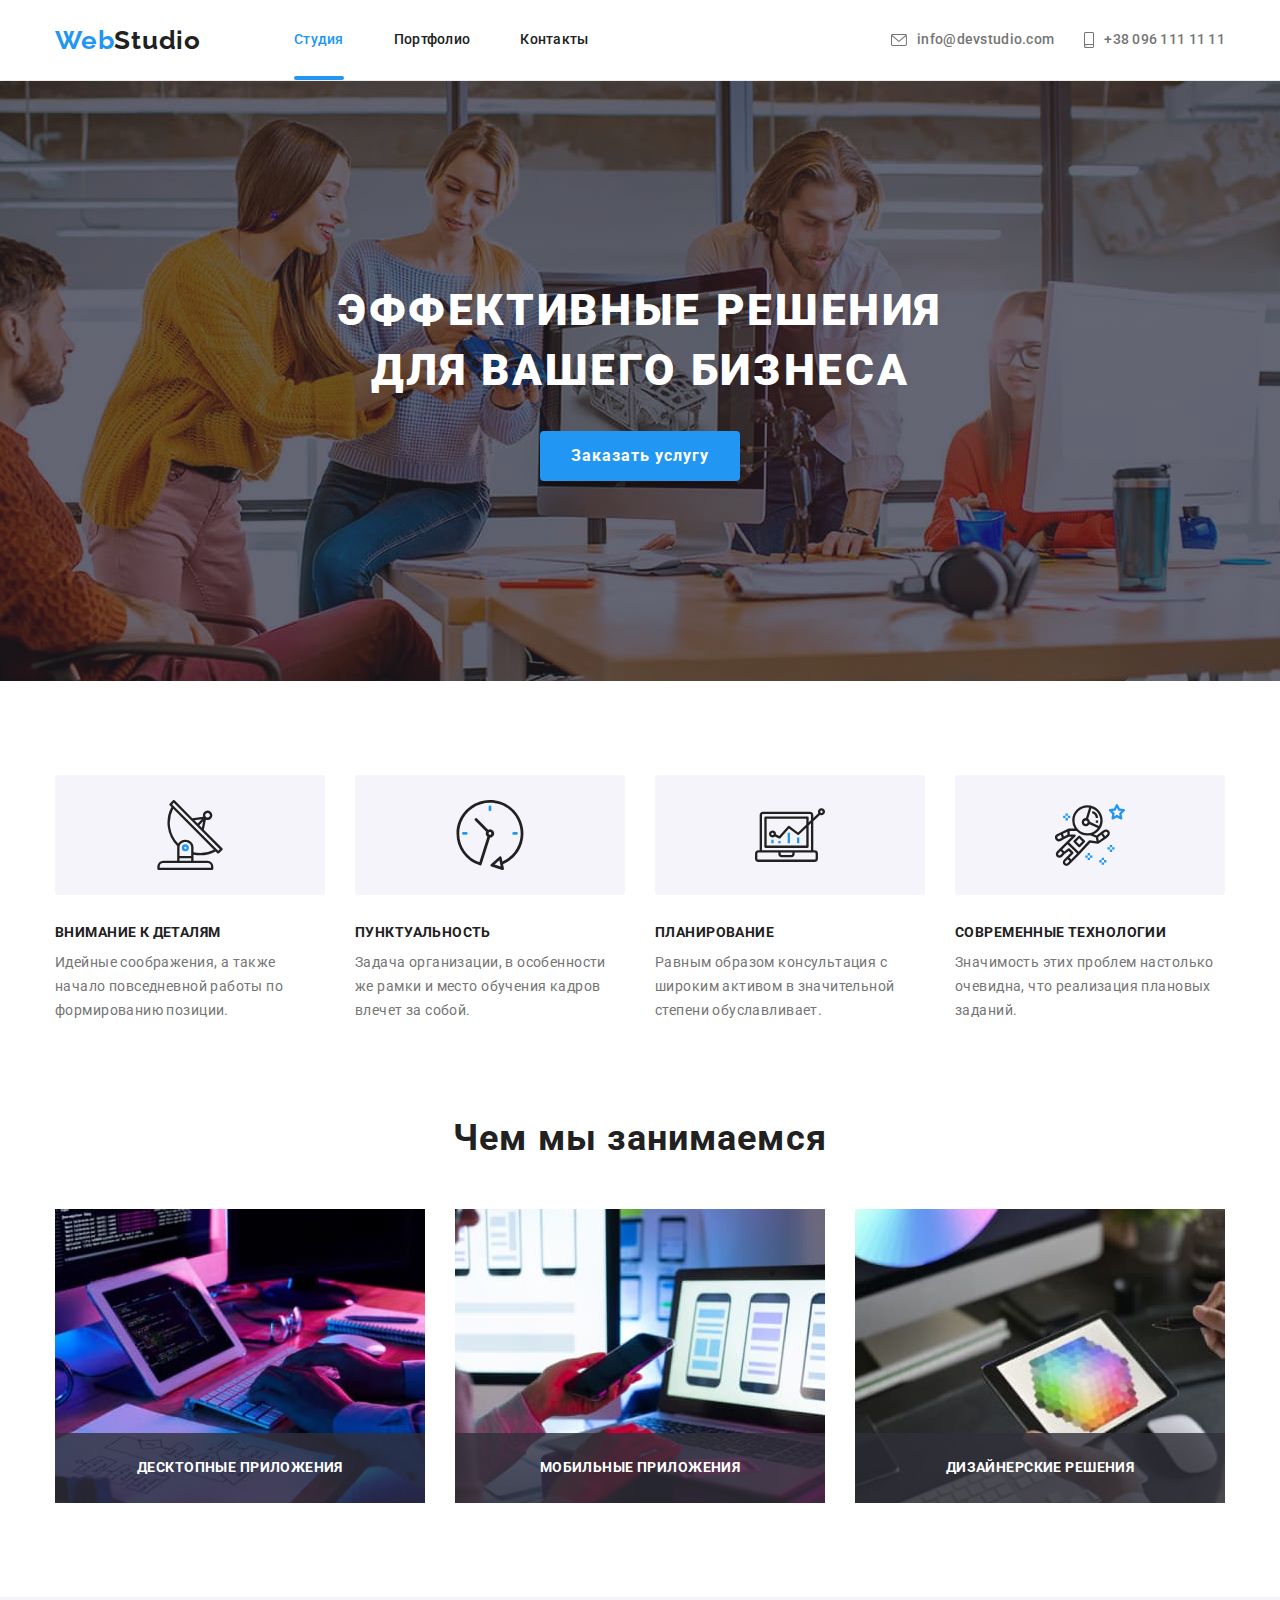
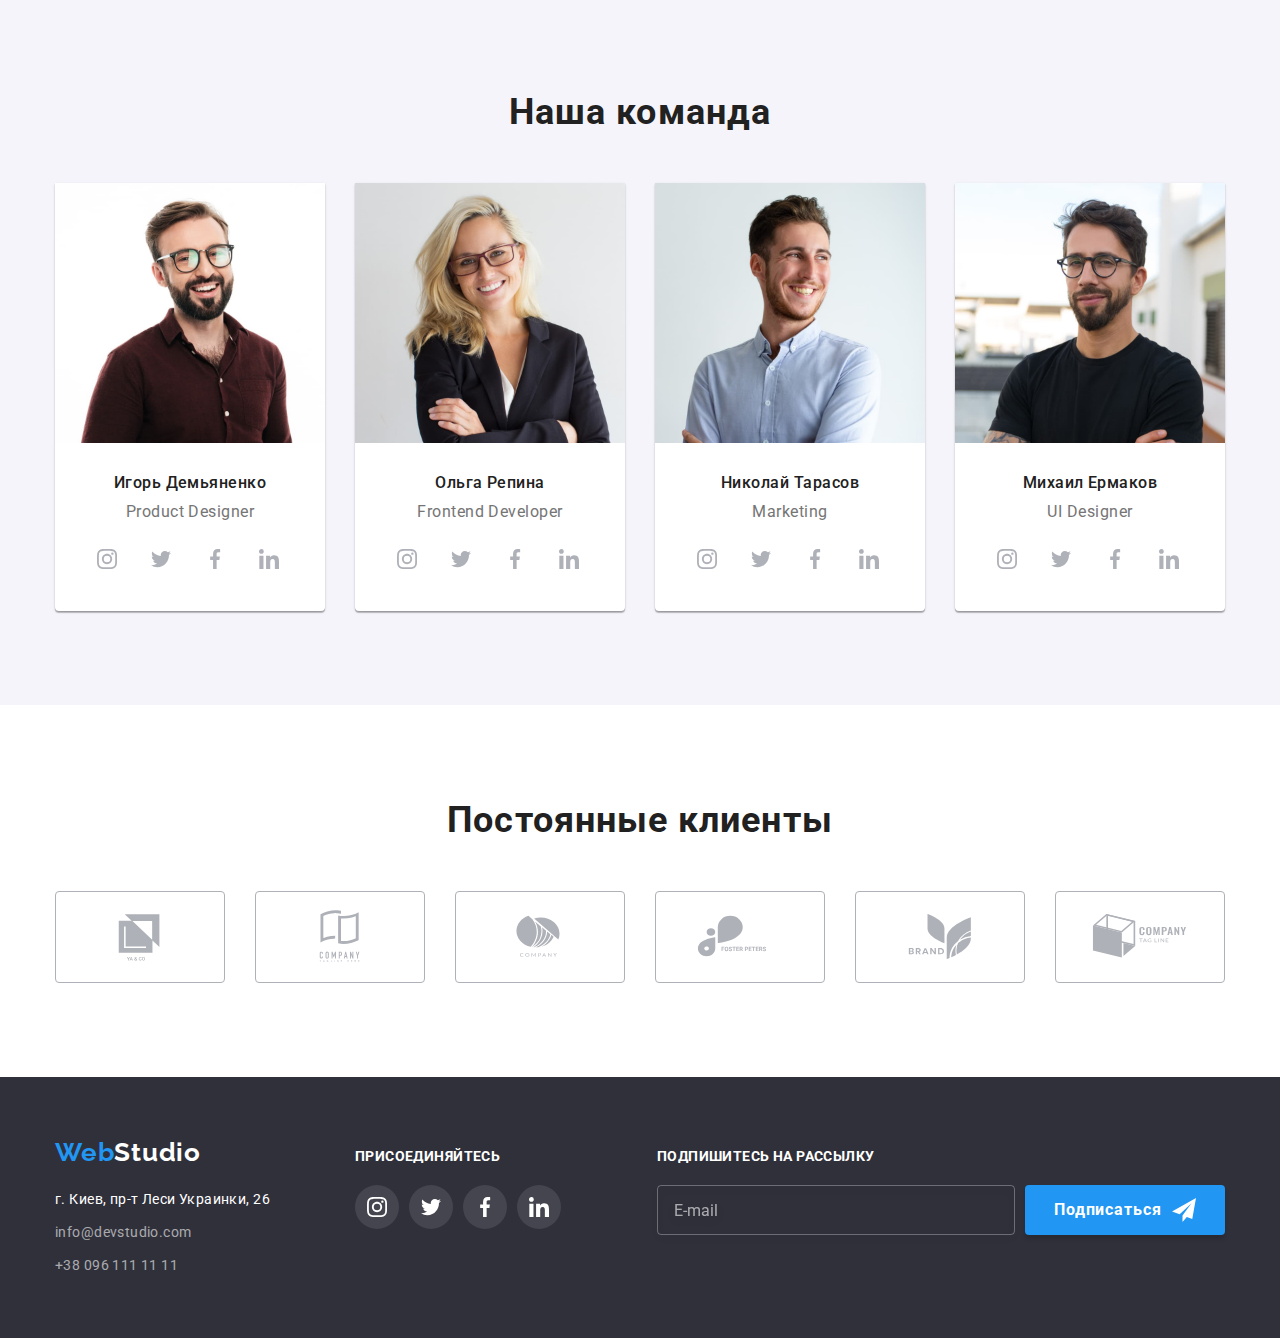
<file: index.html>
<!DOCTYPE html>
<html lang="ru">
  <head>
    <meta charset="UTF-8" />
    <meta http-equiv="X-UA-Compatible" content="IE=edge" />
    <meta name="viewport" content="width=device-width, initial-scale=1.0" />
    <link rel="preconnect" href="https://fonts.googleapis.com" />
    <link rel="preconnect" href="https://fonts.gstatic.com" crossorigin />
    <link rel="preconnect" href="https://fonts.googleapis.com">
    <link rel="preconnect" href="https://fonts.gstatic.com" crossorigin>
    <title>Студия</title>
    <link href="https://fonts.googleapis.com/css2?family=Raleway:wght@400;700&family=Roboto:wght@400;500;700;900&display=swap" rel="stylesheet"
        />
    <link rel="stylesheet" href="https://cdnjs.cloudflare.com/ajax/libs/modern-normalize/1.1.0/modern-normalize.min.css">
    
    <link rel="stylesheet" href="./css/main.min.css">

    
  </head>

  <body>
    <!-- Header section -->
    <header class="header">
      <nav class="container header__container">
        <a href="/" lang="en" class="link logo header__logo"><span class="accent-text">Web</span>Studio</a>
        
        <ul class="list header-list header-menu">
          <li class="header-menu__item"><a href="" class="link header-list__link header-menu__link header-menu--current">Студия</a></li>
          <li class="header-menu__item"><a href="./portfolio.html" class="link header-list__link header-menu__link">Портфолио</a></li>
          <li class="header-menu__item"><a href="" class="link header-list__link header-menu__link">Контакты</a></li>
        </ul>
        

        
        <ul class="list header-list header-contacts">
          <li class="header-contacts__item"><a href="mailto:info@devstudio.com" class="link header-list__link header-contacts__link">
            <svg class="header-contacts__icon" width="16" height="12">
              <use href="./images/icons.svg#icon-envelope"></use>
            </svg>
            info@devstudio.com</a></li>
          <li class="header-contacts__item"><a href="tel:+380961111111" class="link header-list__link header-contacts__link">
            <svg class="header-contacts__icon" width="10" height="16">
              <use href="./images/icons.svg#icon-smartphone"></use>
            </svg>  
            +38 096 111 11 11</a></li>
        </ul>
        
        </nav>
    </header>


    <main>
      <!-- Hero section -->
      <section class="hero">
        <div class="hero__container">
          <h1 class="hero__title">Эффективные решения для вашего бизнеса</h1>
          <button type="button" class="btn button hero__button" data-modal-open>Заказать услугу</button>
        </div>
      </section>

      <!-- Features section -->
      <section class="features">
        <div class="container features__container">
          <h2 class="visually-hidden">Особенности</h2>

          <ul class="list features__list">
            <li class="features__item">
              <div class="features__icon-frame">
                <svg class="features__icon" width="70" height="70">
                  <use href="./images/icons.svg#icon-antenna-1"></use>
                </svg>
              </div>
              <h3 class="features__title">Внимание к деталям</h3>
              <p class="features__text">
                Идейные соображения, а также начало повседневной работы по
                формированию позиции.
              </p>
            </li>

            <li class="features__item">
              <div class="features__icon-frame">
                <svg class="features__icon" width="70" height="70">
                  <use href="./images/icons.svg#icon-clock-1"></use>
                </svg>
              </div>
              <h3 class="features__title">Пунктуальность</h3>
              <p class="features__text">
                Задача организации, в особенности же рамки и место обучения кадров
                влечет за собой.
              </p>
            </li>

            <li class="features__item">
              <div class="features__icon-frame">
                <svg class="features__icon" width="70" height="70">
                  <use href="./images/icons.svg#icon-diagram-1"></use>
                </svg>
              </div>
              <h3 class="features__title">Планирование</h3>
              <p class="features__text">
                Равным образом консультация с широким активом в значительной
                степени обуславливает.
              </p>
            </li>

            <li class="features__item">
              <div class="features__icon-frame">
                <svg class="features__icon" width="70" height="70">
                  <use href="./images/icons.svg#icon-astronaut-1"></use>
                </svg>
              </div>
              <h3 class="features__title">Современные технологии</h3>
              <p class="features__text">
                Значимость этих проблем настолько очевидна, что реализация
                плановых заданий.
              </p>
            </li>
          </ul>
        </div>
      </section>

      <!-- Work section -->
      <section class="work">
        <div class="container work__container">
          <h2 class="section-title work__section-title">Чем мы занимаемся</h2>
          <ul class="list work__list">

            <li class="work__item">
              <img class="work__image" 
                src="./images/box1-structuring.jpg"
                alt="Создание структуры сайта"
                width="370"
              />
            <p class="work__text">Десктопные приложения</p>
            </li>

            <li class="work__item">
              <img class="work__image"
                src="./images/box2-mobileapp.jpg"
                alt="Создание веб-приложений"
                width="370"
              />
              <p class="work__text">Мобильные приложения</p>
            </li>

            <li class="work__item">
              <img class="work__image"
                src="./images/box3-webdesign.jpg"
                alt="Создание дизайна сайта"
                width="370"
              />
              <p class="work__text">Дизайнерские решения</p>
            </li>
          </ul>
        </div>
      </section>

      <!-- Team section -->
      <section class="team">
        <div class="container">
        <h2 class="section-title team__section-title">Наша команда</h2>

        <ul class="list team__list">
          <li class="team__member">
            <img
              src="./images/img1-manwithglasses1.jpg"
              alt="Мужчина в очках"
              width="270"
            />

            <div class="team__member-text">
              <h3 class="team__name">Игорь Демьяненко</h3>
              <p lang="en" class="team__job-title">Product Designer</p>
              <ul class="list social-list team__social-list">
                <li class="social-item team__social-item">
                  <a class="link social-link team__social-link" href="">
                  <svg class="team__social-icon" width="20px" height="20px">
                    <use href="./images/icons.svg#icon-instagram-2"></use>
                  </svg>
                  </a>
                </li>

                <li class="social-item team__social-item">
                  <a class="link social-link team__social-link" href="">
                  <svg class="team__social-icon" width="20px" height="20px">
                    <use href="./images/icons.svg#icon-twitter-1"></use>
                  </svg>
                  </a>
                </li>

                <li class="social-item team__social-item">
                  <a class="link social-link social-link team__social-link" href="">
                  <svg class="team__social-icon" width="20px" height="20px">
                    <use href="./images/icons.svg#icon-facebook-1"></use>
                  </svg>
                  </a>
                </li>

                <li class="social-item team__social-item">
                  <a class="link social-link social-link team__social-link" href="">
                  <svg class="team__social-icon" width="20px" height="20px">
                    <use href="./images/icons.svg#icon-linkedin-1"></use>
                  </svg>
                  </a>
                </li>

              </ul>
             
            </div>
          </li>

          <li class="team__member">
            <img
              src="./images/img2-womanblonde.jpg"
              alt="Женщина в очках"
              width="270"
            />
            <div class="team__member-text">
              <h3 class="team__name">Ольга Репина</h3>
              <p lang="en" class="team__job-title">Frontend Developer</p>
              <ul class="list social-list team__social-list">
                <li class="social-item team__social-item">
                  <a class="link social-link social-link team__social-link" href="">
                  <svg class="team__social-icon" width="20px" height="20px">
                    <use href="./images/icons.svg#icon-instagram-2"></use>
                  </svg>
                  </a>
                </li>

                <li class="social-item team__social-item">
                  <a class="link social-link social-link team__social-link" href="">
                  <svg class="team__social-icon" width="20px" height="20px">
                    <use href="./images/icons.svg#icon-twitter-1"></use>
                  </svg>
                  </a>
                </li>

                <li class="social-item team__social-item">
                  <a class="link social-link social-link team__social-link" href="">
                  <svg class="team__social-icon" width="20px" height="20px">
                    <use href="./images/icons.svg#icon-facebook-1"></use>
                  </svg>
                  </a>
                </li>

                <li class="social-item team__social-item">
                  <a class="link social-link social-link team__social-link" href="">
                  <svg class="team__social-icon" width="20px" height="20px">
                    <use href="./images/icons.svg#icon-linkedin-1"></use>
                  </svg>
                  </a>
                </li>

              </ul>
            </div>
            
          </li>

          <li class="team__member">
            <img
              src="./images/img3-manblueshirt.jpg"
              alt="Мужчина в голубой рубашке"
              width="270"
            />
            <div class="team__member-text">
              <h3 class="team__name">Николай Тарасов</h3>
            <p lang="en" class="team__job-title">Marketing</p>
            <ul class="list social-list team__social-list">
              <li class="social-item team__social-item">
                <a class="link social-link team__social-link" href="">
                <svg class="team__social-icon" width="20px" height="20px">
                  <use href="./images/icons.svg#icon-instagram-2"></use>
                </svg>
                </a>
              </li>

              <li class="social-item team__social-item">
                <a class="link social-link team__social-link" href="">
                <svg class="team__social-icon" width="20px" height="20px">
                  <use href="./images/icons.svg#icon-twitter-1"></use>
                </svg>
                </a>
              </li>

              <li class="social-item team__social-item">
                <a class="link social-link team__social-link" href="">
                <svg class="team__social-icon" width="20px" height="20px">
                  <use href="./images/icons.svg#icon-facebook-1"></use>
                </svg>
                </a>
              </li>

              <li class="social-item team__social-item">
                <a class="link social-link team__social-link" href="">
                <svg class="team__social-icon" width="20px" height="20px">
                  <use href="./images/icons.svg#icon-linkedin-1"></use>
                </svg>
                </a>
              </li>

            </ul>
            </div>
           
          </li>

          <li class="team__member">
            <img
              src="./images/img4-manwithglasses2.jpg"
              alt="Мужчина в очках"
              width="270"
            />
            <div class="team__member-text">
              <h3 class="team__name">Михаил Ермаков</h3>
              <p lang="en" class="team__job-title">UI Designer</p>
              <ul class="list social-list team__social-list">
                <li class="social-item team__social-item">
                  <a class="link social-link team__social-link" href="">
                  <svg class="team__social-icon" width="20px" height="20px">
                    <use href="./images/icons.svg#icon-instagram-2"></use>
                  </svg>
                  </a>
                </li>

                <li class="social-item team__social-item">
                  <a class="link social-link team__social-link" href="">
                  <svg class="team__social-icon" width="20px" height="20px">
                    <use href="./images/icons.svg#icon-twitter-1"></use>
                  </svg>
                  </a>
                </li>

                <li class="social-item team__social-item">
                  <a class="link social-link team__social-link" href="">
                  <svg class="team__social-icon" width="20px" height="20px">
                    <use href="./images/icons.svg#icon-facebook-1"></use>
                  </svg>
                  </a>
                </li>

                <li class="team__social-item">
                  <a class="link social-link team__social-link" href="">
                  <svg class="team__social-icon" width="20px" height="20px">
                    <use href="./images/icons.svg#icon-linkedin-1"></use>
                  </svg>
                  </a>
                </li>

              </ul>
            </div>
           
          </li>
        </ul>
      </div>
      </section>

    <!-- Clients section -->
      <section class="clients">
        <div class="container">
          <h2 class="section-title">Постоянные клиенты</h2>
          <ul class="list clients__list">

            <li class="clients__item">
              <a class="clients__link link"href=""> 
                <svg class="clients__icon" width="106" height="60">
                <use href="./images/icons.svg#icon-Logo1"></use>
                </svg>
              </a>
            </li>

          
            <li class="clients__item">
              <a class="clients__link link" href="">
                <svg class="clients__icon" width="106" height="60">
                <use href="./images/icons.svg#icon-Logo2"></use>
                </svg>
              </a>
            </li>

            
            <li class="clients__item">
              <a class="clients__link link" href="">
                <svg class="clients__icon" width="106" height="60">
                <use href="./images/icons.svg#icon-Logo3"></use>
                </svg>
              </a>
            </li>
            
            <li class="clients__item">
              <a class="clients__link link" href="">
                <svg class="clients__icon" width="106" height="60">
                <use href="./images/icons.svg#icon-Logo4"></use>
                </svg>
              </a>
            </li>
            
            <li class="clients__item">
              <a class="clients__link link" href="">
                <svg class="clients__icon" width="106" height="60">
                <use href="./images/icons.svg#icon-Logo5"></use>
                </svg>
              </a>
            </li>
            
            <li class="clients__item">
              <a class="clients__link link" href="">
                <svg class="clients__icon" width="106" height="60">
                <use href="./images/icons.svg#icon-Logo6"></use>
                </svg>
              </a>
            </li>
          </ul>

        </div>

    </main>


    <!-- Footer section -->
     
    <footer class="footer">
      <div class="container footer__container">

        <div class="footer__address">
          <a href="/" lang="en" class="logo footer__logo link"><span class="accent-text">Web</span>Studio</a>
          <address>
            <ul class="list">
              <li class="footer__address-item">
                <a class="link footer__address-link footer__address-link--street-address"
                  href="https://goo.gl/maps/KtKULsSCK2TDFwCBA"
                  target="_blank"
                  rel="noopener noreferrer"
                  >г. Киев, пр-т Леси Украинки, 26</a
                >
              </li>
              <li class="footer__address-item"><a class="link footer__address-link footer__address-link--contact" href="mailto:info@devstudio.com">info@devstudio.com</a></li>
              <li class="footer__address-item"><a class="link footer__address-link footer__address-link--contact" href="tel:+380961111111">+38 096 111 11 11</a></li>
            </ul>
          </address>
        </div>

        <div class="footer__join">
          <h3 class="footer__small-title">присоединяйтесь</h3>

          <ul class="list social-list footer__social-list">
            <li class="social-item footer__social-item">
              <a class="link social-link footer__social-link" href="">
                <svg class="footer__social-icon" width="20" height="20">
                  <use href="./images/icons.svg#icon-instagram-2"></use>
                </svg>
              </a>
            </li>

            <li class="social-item footer__social-item">
              <a class="link social-link footer__social-link" href="">
                <svg class="footer__social-icon" width="20" height="20">
                  <use href="./images/icons.svg#icon-twitter-1"></use>
                </svg>
              </a>
            </li>

            <li class="social-item footer__social-item">
              <a class="link social-link footer__social-link" href="">
                <svg class="footer__social-icon" width="20" height="20">
                  <use href="./images/icons.svg#icon-facebook-1"></use>
                </svg>
              </a>
            </li>

            <li class="social-item footer__social-item">
              <a class="link social-link footer__social-link" href="">
                <svg class="footer__social-icon" width="20" height="20">
                  <use href="./images/icons.svg#icon-linkedin-1"></use>
                </svg>
              </a>
            </li>
          </ul>
        </div>

        <div class="footer__signup">
          <h3 class="footer__small-title">Подпишитесь на рассылку</h3>
          <div class="signup-block">
            <input type="email" name="email" class="signup-input" placeholder="E-mail"/>
            <button type="submit" class="signup-button button btn">
              <span>Подписаться</span>
              <svg class="footer__send-icon" width="24" height="24">
                <use href="./images/icons.svg#icon-icon-send"></use>
              </svg>
            </button>
          </div>

        </div>
      </div>
    </footer>


    <!-- Modal window -->

    <div class="backdrop is-hidden" data-modal>
      <div class="modal">
        <button type="button" class="modal__close-button close-button" data-modal-close>
          <svg class="close-icon" width="18" height="18">
            <use href="./images/icons.svg#icon-close-black-cross"></use>
          </svg>
        </button>
        <p class="modal__title">Оставьте свои данные, мы вам перезвоним</p>
        
        <form class="modal__form">
          <div class="form__field">
            <label class="form__label" for="user-name">Имя</label>
            <div class="form__input-wrap">
            <input
              type="text"
              name="user-name"
              class="form__input"
              required
              id="user-name"
            />
            <svg class="form__input-icon" width="18" height="18">
              <use href="./images/icons.svg#icon-person-black-18dp-1"></use>
            </svg>
          </div>
          </div>

          <div class="form__field">
            <label class="form__label" for="user-tel">Телефон</label>
            <div class="form__input-wrap">
            <input
              type="tel"
              name="user-tel"
              class="form__input"
              required
              id="user-tel"
            />
            <svg class="form__input-icon" width="18" height="18">
              <use href="./images/icons.svg#icon-phone-black-18dp-1"></use>
            </svg>
            </div>
          </div>

          <div class="form__field">
            <label class="form__label" for="user-email">Почта</label>
            <div class="form__input-wrap">
              <input
                type="email"
                name="user-email"
                class="form__input"
                required
                id="user-email"
              />
              <svg class="form__input-icon" width="18" height="18">
                <use href="./images/icons.svg#icon-email-black-18dp-1"></use>
              </svg>
            </div>
          </div>
          <div class="form__field">
            <label class="form__label" for="comment">Комментарий</label>
            <textarea
            name="comment"
            class="form__comment-box"
            id="comment"
            placeholder="Введите текст"
            ></textarea>
          </div>



          <div class="form__field">
            <input for="hidden-check"
              type="checkbox"
              name="check"
              class="hidden-check visually-hidden"
              id="hidden-check"
             />

            <label for="hidden-check" class="form__agreement">
              <svg class="check-icon" width="11" height="8">
                <use href="./images/icons.svg#icon-icon-check-1"></use></svg>
                Соглашаюсь с рассылкой и принимаю <a href="" class="form__agreement--text-accent">Условия договора</a>
            </label>

          </div>

          <button type="submit" class="send-button button btn">Отправить</button>

      </div>

    </div>

    <script src="./js/modal.js"></script>

  </body>

</html>
</file>
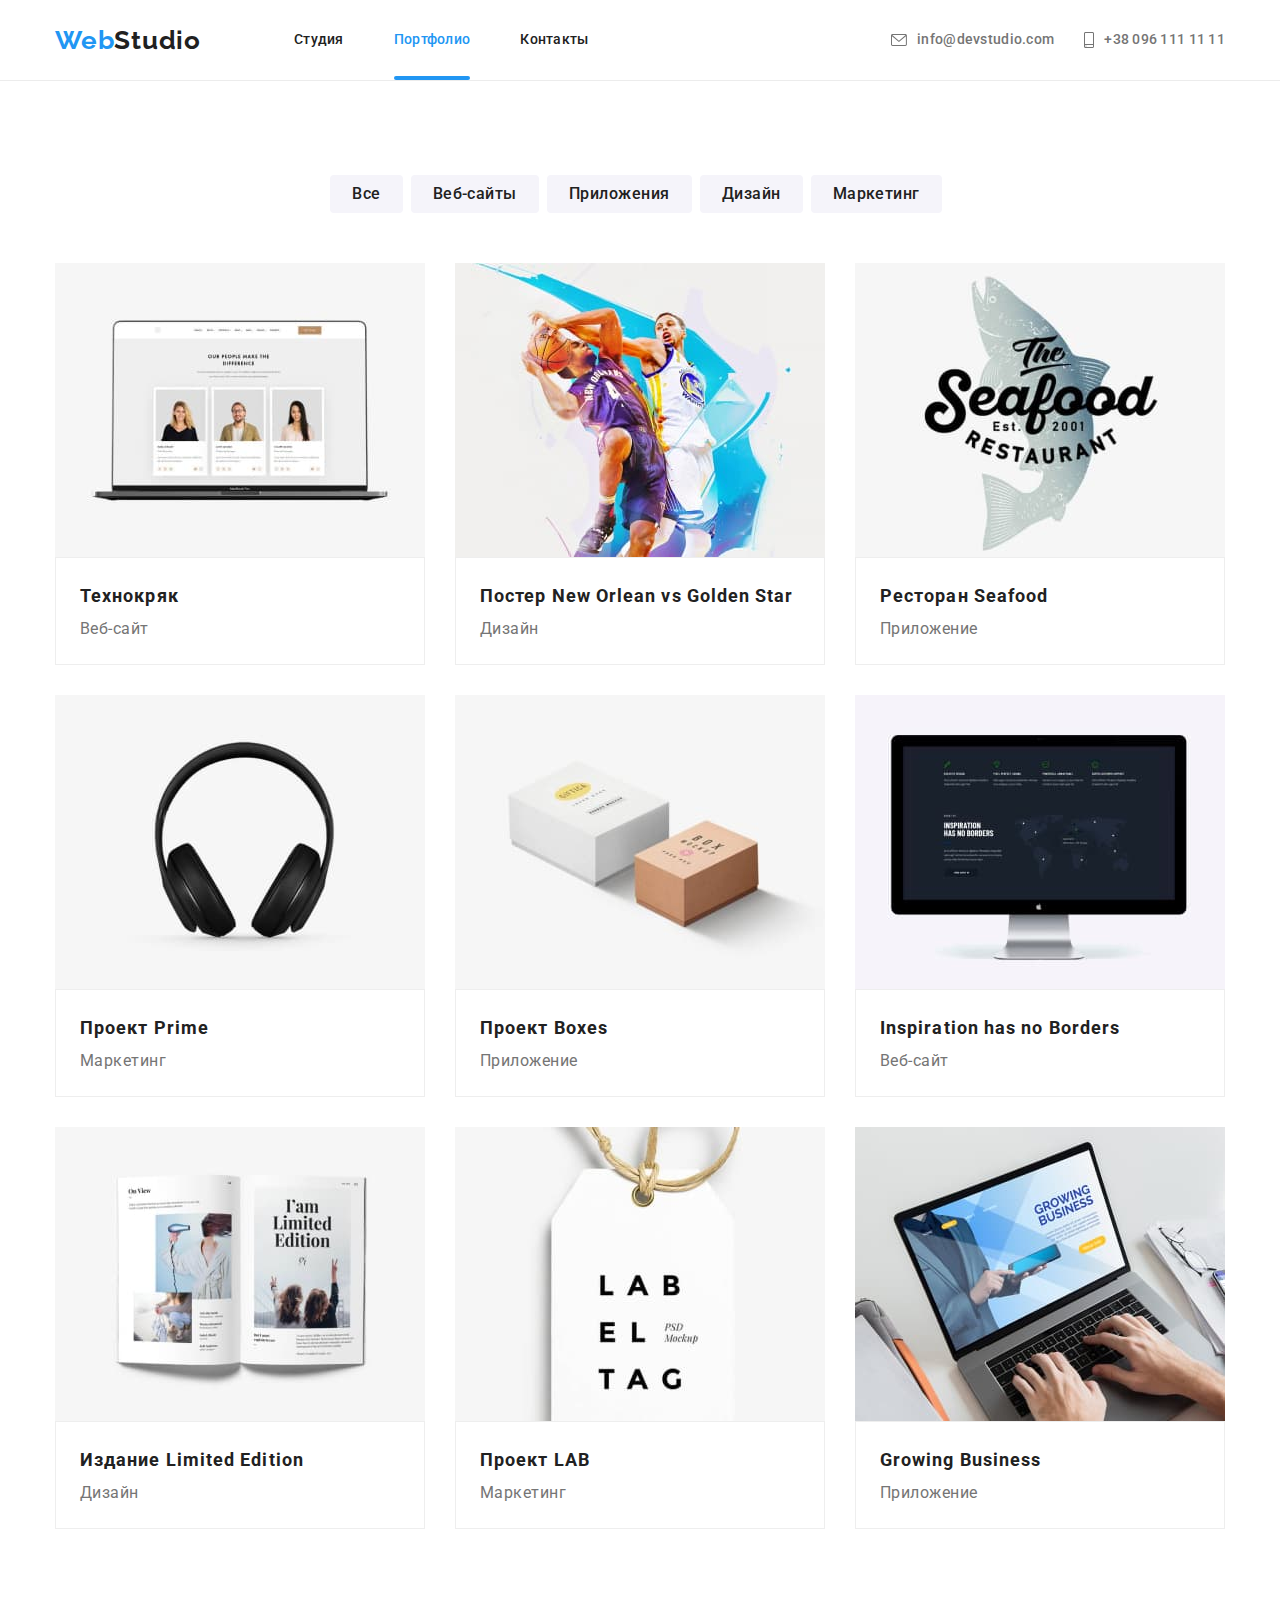
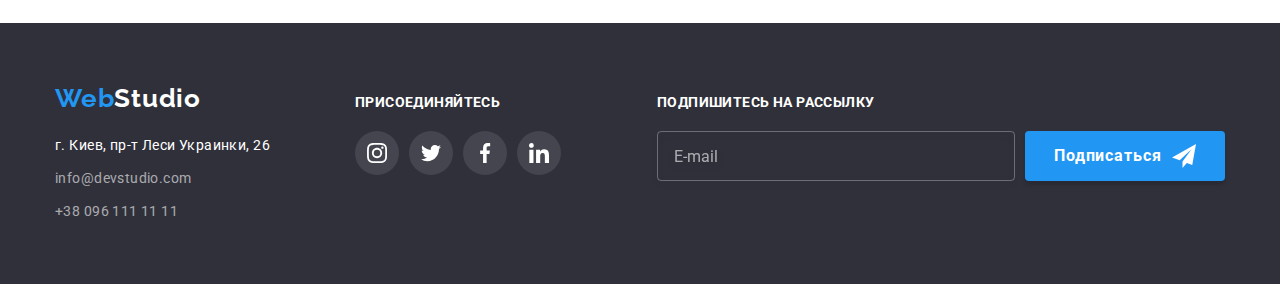
<file: portfolio.html>
<!DOCTYPE html>
<html lang="ru">
  <head>
    <meta charset="UTF-8" />
    <meta http-equiv="X-UA-Compatible" content="IE=edge" />
    <meta name="viewport" content="width=device-width, initial-scale=1.0" />
    <link rel="preconnect" href="https://fonts.googleapis.com" />
    <link rel="preconnect" href="https://fonts.gstatic.com" crossorigin />
    <link rel="preconnect" href="https://fonts.googleapis.com">
    <link rel="preconnect" href="https://fonts.gstatic.com" crossorigin>
    <link href="https://fonts.googleapis.com/css2?family=Raleway:wght@400;700&family=Roboto:wght@400;500;700;900&display=swap" rel="stylesheet"
        />
    <title>Студия</title>
    <link rel="stylesheet" href="https://cdnjs.cloudflare.com/ajax/libs/modern-normalize/1.1.0/modern-normalize.min.css">
    <link rel="stylesheet" href="./css/main.min.css">
  </head>

  <body>
  <!-- Header section -->
  <header class="header">
    <nav class="container header__container">
      <a href="/" lang="en" class="link logo header__logo"><span class="accent-text">Web</span>Studio</a>
      
      <ul class="list header-list header-menu">
        <li class="header-menu__item"><a href="./index.html" class="link header-list__link header-menu__link">Студия</a></li>
        <li class="header-menu__item"><a href="" class="link header-list__link header-menu__link header-menu--current">Портфолио</a></li>
        <li class="header-menu__item"><a href="" class="link header-list__link header-menu__link">Контакты</a></li>
      </ul>
      
      
      <ul class="list header-list header-contacts">
        <li class="header-contacts__item"><a href="mailto:info@devstudio.com" class="link header-list__link header-contacts__link">
          <svg class="header-contacts__icon" width="16" height="12">
            <use href="./images/icons.svg#icon-envelope"></use>
          </svg>
          info@devstudio.com</a></li>
        <li class="header-contacts__item"><a href="tel:+380961111111" class="link header-list__link header-contacts__link">
          <svg class="header-contacts__icon" width="10" height="16">
            <use href="./images/icons.svg#icon-smartphone"></use>
          </svg>  
          +38 096 111 11 11</a></li>
      </ul>
      
      </nav>
  </header>

  
    <main>
 
    <!-- Projects section -->
    <section class="portfolio-section">
            
      <h2 class="visually-hidden">Projects</h2>  
      
      <div class="container filter">
        <ul class="list filter__buttons-list">
            <li><button type="button" class="btn filter__button">Все</button></li>
            <li><button type="button" class="btn filter__button">Веб-сайты</button></li>
            <li><button type="button" class="btn filter__button">Приложения</button></li>
            <li><button type="button" class="btn filter__button">Дизайн</button></li>
            <li><button type="button" class="btn filter__button">Маркетинг</button></li>
        </ul>
      </div>


    <div class="container projects">
        <ul class="list projects__list">

            <li class="projects__item">
              <div class="projects__cover-wrap">
                <img
                src="./images/img1-port.jpg"
                alt="Веб-сайт"
                width="370"/>
                <p class="projects__cover-text">
                Ресурс предлагает комплексные предложения с разным уровнем функционала и сервисов. Все это позволит посетителю получить исчерпывающие сведения о компании или частном лице.
                </p>
              </div>
              <div class="projects__text">
                <h3 class="projects__name">Технокряк</h3>
                <p class="projects__type">Веб-сайт</p>
              </div>
            </li>

            <li class="projects__item">
              <div class="projects__cover-wrap">
                <img
                src="./images/img2-port.jpg"
                alt="Веб-сайт"
                width="370"/>
                <p class="projects__cover-text">
                Ресурс предлагает комплексные предложения с разным уровнем функционала и сервисов. Все это позволит посетителю получить исчерпывающие сведения о компании или частном лице.
                </p>
              </div>
              <div class="projects__text">
                <h3 class="projects__name">Постер New Orlean vs Golden Star</h3>
                <p class="projects__type">Дизайн</p>
              </div>
            </li>



            <li class="projects__item">
              <div class="projects__cover-wrap">
                <img
                src="./images/img3-port.jpg"
                alt="Веб-сайт"
                width="370"/>
                <p class="projects__cover-text">
                Ресурс предлагает комплексные предложения с разным уровнем функционала и сервисов. Все это позволит посетителю получить исчерпывающие сведения о компании или частном лице.
                </p>
              </div>
              <div class="projects__text">
                <h3 class="projects__name">Ресторан Seafood</h3>
                <p class="projects__type">Приложение</p>
              </div>
            </li>

            <li class="projects__item">
              <div class="projects__cover-wrap">
                <img
                src="./images/img4-port.jpg"
                alt="Веб-сайт"
                width="370"/>
                <p class="projects__cover-text">
                Ресурс предлагает комплексные предложения с разным уровнем функционала и сервисов. Все это позволит посетителю получить исчерпывающие сведения о компании или частном лице.
                </p>
              </div>
              <div class="projects__text">
                <h3 class="projects__name">Проект Prime</h3>
                <p class="projects__type">Маркетинг</p>
              </div>
            </li>

          
            <li class="projects__item">
              <div class="projects__cover-wrap">
                <img
                src="./images/img5-port.jpg"
                alt="Веб-сайт"
                width="370"/>
                <p class="projects__cover-text">
                Ресурс предлагает комплексные предложения с разным уровнем функционала и сервисов. Все это позволит посетителю получить исчерпывающие сведения о компании или частном лице.
                </p>
              </div>
              <div class="projects__text">
                <h3 class="projects__name">Проект Boxes</h3>
                <p class="projects__type">Приложение</p>
              </div>
            </li>
                         
             

            <li class="projects__item">
              <div class="projects__cover-wrap">
                <img
                src="./images/img6-port.jpg"
                alt="Веб-сайт"
                width="370"/>
                <p class="projects__cover-text">
                Ресурс предлагает комплексные предложения с разным уровнем функционала и сервисов. Все это позволит посетителю получить исчерпывающие сведения о компании или частном лице.
                </p>
              </div>
              <div class="projects__text">
                <h3 class="projects__name">Inspiration has no Borders</h3>
                <p class="projects__type">Веб-сайт</p>
              </div>
            </li>

            
            <li class="projects__item">
              <div class="projects__cover-wrap">
                <img
                src="./images/img7-port.jpg"
                alt="Дизайн"
                width="370"/>
                <p class="projects__cover-text">
                  Ресурс предлагает комплексные предложения с разным уровнем функционала и сервисов. Все это позволит посетителю получить исчерпывающие сведения о компании или частном лице.
                  </p>
                </div>
                <div class="projects__text">
                  <h3 class="projects__name">Издание Limited Edition</h3>
                  <p class="projects__type">Дизайн</p>
                </div>
                
            </li>

            <li class="projects__item">
              <div class="projects__cover-wrap">
                <img
                src="./images/img8-port.jpg"
                alt="Маркетинг"
                width="370"/>
                <p class="projects__cover-text">
                  Ресурс предлагает комплексные предложения с разным уровнем функционала и сервисов. Все это позволит посетителю получить исчерпывающие сведения о компании или частном лице.
                  </p>
                </div>
                <div class="projects__text">
                  <h3 class="projects__name">Проект LAB</h3>
                  <p class="projects__type">Маркетинг</p>
                </div>
                
            </li>

            <li class="projects__item">
              <div class="projects__cover-wrap">
                <img
                src="./images/img9-port.jpg"
                alt="Приложение"
                width="370"/>
                <p class="projects__cover-text">
                  Ресурс предлагает комплексные предложения с разным уровнем функционала и сервисов. Все это позволит посетителю получить исчерпывающие сведения о компании или частном лице.
                  </p>
                </div>
                <div class="projects__text">
                  <h3 class="projects__name">Growing Business</h3>
                  <p class="projects__type">Приложение</p>
                </div>
            </li>
        </ul>
      </div>

    </section>

    </main>

    <!-- Footer section -->
     
    <footer class="footer">
      <div class="container footer__container">

        <div class="footer__address">
          <a href="/" lang="en" class="logo footer__logo link"><span class="accent-text">Web</span>Studio</a>
          <address>
            <ul class="list">
              <li class="footer__address-item">
                <a class="link footer__address-link footer__address-link--street-address"
                  href="https://goo.gl/maps/KtKULsSCK2TDFwCBA"
                  target="_blank"
                  rel="noopener noreferrer"
                  >г. Киев, пр-т Леси Украинки, 26</a
                >
              </li>
              <li class="footer__address-item"><a class="link footer__address-link footer__address-link--contact" href="mailto:info@devstudio.com">info@devstudio.com</a></li>
              <li class="footer__address-item"><a class="link footer__address-link footer__address-link--contact" href="tel:+380961111111">+38 096 111 11 11</a></li>
            </ul>
          </address>
        </div>

        <div class="footer__join">
          <h3 class="footer__small-title">присоединяйтесь</h3>

          <ul class="list social-list footer__social-list">
            <li class="social-item footer__social-item">
              <a class="link social-link footer__social-link" href="">
                <svg class="footer__social-icon" width="20" height="20">
                  <use href="./images/icons.svg#icon-instagram-2"></use>
                </svg>
              </a>
            </li>

            <li class="social-item footer__social-item">
              <a class="link social-link footer__social-link" href="">
                <svg class="footer__social-icon" width="20" height="20">
                  <use href="./images/icons.svg#icon-twitter-1"></use>
                </svg>
              </a>
            </li>

            <li class="social-item footer__social-item">
              <a class="link social-link footer__social-link" href="">
                <svg class="footer__social-icon" width="20" height="20">
                  <use href="./images/icons.svg#icon-facebook-1"></use>
                </svg>
              </a>
            </li>

            <li class="social-item footer__social-item">
              <a class="link social-link footer__social-link" href="">
                <svg class="footer__social-icon" width="20" height="20">
                  <use href="./images/icons.svg#icon-linkedin-1"></use>
                </svg>
              </a>
            </li>
          </ul>
        </div>

        <div class="footer__signup">
          <h3 class="footer__small-title">Подпишитесь на рассылку</h3>
          <div class="signup-block">
            <input type="email" name="email" class="signup-input" placeholder="E-mail"/>
            <button type="submit" class="signup-button button btn">
              <span>Подписаться</span>
              <svg class="footer__send-icon" width="24" height="24">
                <use href="./images/icons.svg#icon-icon-send"></use>
              </svg>
            </button>
          </div>

        </div>
      </div>
    </footer>

  </body>
  
</html>
</file>
<file: css/main.min.css>
:root{--primary-text-color: #757575;--primary-title-color: #212121;--accent-color: #2196f3;--accent-secondary-color: #188CE8;--white-color: #FFFFFF;--background-gray-color: #f5f4fa;--background-dark-color: #2f303a;--icons-color: #AFB1B8}html{-webkit-box-sizing:border-box;box-sizing:border-box}*,*::before,*::after{-webkit-box-sizing:inherit;box-sizing:inherit}p,h1,h2,h3,h4,h5,h6{margin:0}ul{margin:0;padding-left:0}img{display:block;max-width:100%;height:auto}.list{margin:0;padding:0;list-style:none}.link{text-decoration:none}body{color:var(--primary-text-color);font-family:Roboto,sans-serif}.btn{cursor:pointer;border:none}.visually-hidden{position:absolute;white-space:nowrap;width:1px;height:1px;overflow:hidden;border:0;padding:0;clip:rect(0 0 0 0);-webkit-clip-path:inset(50%);clip-path:inset(50%);margin:-1px}.container{display:block;width:1200px;padding-left:15px;padding-right:15px;margin:0 auto}.logo{display:block;font-family:"Raleway",sans-serif;font-weight:700;font-size:26px;line-height:1.19;letter-spacing:.03em}.accent-text{color:var(--accent-color)}.button{display:-webkit-box;display:-ms-flexbox;display:flex;-webkit-box-align:center;-ms-flex-align:center;align-items:center;-webkit-box-pack:center;-ms-flex-pack:center;justify-content:center;border-radius:4px;height:50px;width:200px;font-weight:700;font-size:16px;line-height:1.88;letter-spacing:.06em;color:var(--white-color);background-color:var(--accent-color);-webkit-box-shadow:0px 4px 4px rgba(0,0,0,.15);box-shadow:0px 4px 4px rgba(0,0,0,.15);-webkit-transition:background-color 300ms cubic-bezier(0.4, 0, 0.2, 1);transition:background-color 300ms cubic-bezier(0.4, 0, 0.2, 1)}.button:hover,.button:focus{background-color:var(--accent-secondary-color)}.section-title{display:block;font-weight:700;font-size:36px;line-height:1.17;text-align:center;letter-spacing:.03em;color:var(--primary-title-color)}.social-list{display:-webkit-box;display:-ms-flexbox;display:flex}.social-link{display:-webkit-box;display:-ms-flexbox;display:flex;-webkit-box-align:center;-ms-flex-align:center;align-items:center;-webkit-box-pack:center;-ms-flex-pack:center;justify-content:center;width:44px;height:44px;border-radius:50%;-webkit-transition:fill 250ms cubic-bezier(0.4, 0, 0.2, 1),background-color 250ms cubic-bezier(0.4, 0, 0.2, 1);transition:fill 250ms cubic-bezier(0.4, 0, 0.2, 1),background-color 250ms cubic-bezier(0.4, 0, 0.2, 1)}.close-button{display:-webkit-box;display:-ms-flexbox;display:flex;-webkit-box-align:center;-ms-flex-align:center;align-items:center;-webkit-box-pack:center;-ms-flex-pack:center;justify-content:center;width:30px;height:30px;border-radius:50%;background-color:rgba(0,0,0,0);border:1px solid rgba(0,0,0,.1)}.header{display:-webkit-box;display:-ms-flexbox;display:flex;background-color:var(--white-color);-webkit-box-align:center;-ms-flex-align:center;align-items:center;border-bottom:1px solid #ececec}.header__container{display:-webkit-box;display:-ms-flexbox;display:flex;-webkit-box-align:center;-ms-flex-align:center;align-items:center}.header__logo{margin-left:0;margin-right:93px;padding:0;color:var(--primary-title-color)}.header-list{display:-webkit-box;display:-ms-flexbox;display:flex}.header-menu__item:not(:last-child){margin-right:50px}.header-menu__link{display:block;padding-top:32px;padding-bottom:32px;color:var(--primary-title-color)}.header-menu--current{color:var(--accent-color);position:relative}.header-menu--current::after{content:"";position:absolute;left:0;bottom:0;display:block;width:100%;height:4px;border-radius:2px;background-color:var(--accent-color)}.header-list__link{font-weight:500;font-size:14px;line-height:1.14;letter-spacing:.02em;-webkit-transition:color 250ms cubic-bezier(0.4, 0, 0.2, 1);transition:color 250ms cubic-bezier(0.4, 0, 0.2, 1)}.header-list__link:hover,.header-list__link:focus{color:var(--accent-color);fill:var(--accent-color)}.header-contacts{margin-right:0;margin-left:auto}.header-contacts__item:not(:last-child){margin-right:30px}.header-contacts__link{display:-webkit-box;display:-ms-flexbox;display:flex;color:var(--primary-text-color);-webkit-box-align:center;-ms-flex-align:center;align-items:center}.header-contacts__icon{margin-right:10px;fill:currentColor}.hero__container{padding-top:200px;padding-bottom:200px;text-align:center;margin:0 auto;max-width:1600px;height:600px;background-color:var(--background-dark-color);background-image:-webkit-gradient(linear, left top, right top, from(rgba(47, 48, 58, 0.4)), to(rgba(47, 48, 58, 0.4))),url("../images/img-hero.jpg");background-image:linear-gradient(to right, rgba(47, 48, 58, 0.4), rgba(47, 48, 58, 0.4)),url("../images/img-hero.jpg");background-position:center;background-repeat:no-repeat;background-size:cover}.hero__title{display:inline-block;width:696px;height:120px;font-weight:900;font-size:44px;line-height:1.36;text-align:center;letter-spacing:.06em;text-transform:uppercase;color:var(--white-color)}.hero__button{margin:30px auto auto}.features{padding-top:94px;padding-bottom:94px}.features__list{display:-webkit-box;display:-ms-flexbox;display:flex}.features__item{display:block;width:270px;padding:0}.features__item:not(:last-child){margin-right:30px}.features__icon-frame{display:-webkit-box;display:-ms-flexbox;display:flex;height:120px;-webkit-box-pack:center;-ms-flex-pack:center;justify-content:center;-webkit-box-align:center;-ms-flex-align:center;align-items:center;background-color:var(--background-gray-color);border-radius:4px;margin-bottom:30px}.features__icon{display:-webkit-box;display:-ms-flexbox;display:flex}.features__title{display:block;margin-bottom:10px;font-weight:700;font-size:14px;line-height:1.14;letter-spacing:.03em;text-transform:uppercase;color:var(--primary-title-color)}.features__text{display:block;font-weight:400;font-size:14px;line-height:1.71;letter-spacing:.03em}.work{padding-bottom:94px}.work__section-title{margin-bottom:50px}.work__list{display:-webkit-box;display:-ms-flexbox;display:flex}.work__item{display:block;width:370px;position:relative}.work__item:not(:last-child){margin-right:30px}.work__image{display:block}.work__text{display:block;width:100%;height:70px;padding-top:27px;text-align:center;background-color:rgba(47,48,58,.8);color:var(--white-color);font-weight:700;font-size:14px;line-height:1.14;letter-spacing:.03em;text-transform:uppercase;position:absolute;bottom:0}.team{padding-top:94px;padding-bottom:94px;background-color:var(--background-gray-color)}.team__section-title{margin-bottom:50px}.team__list{display:-webkit-box;display:-ms-flexbox;display:flex}.team__member{display:-webkit-box;display:-ms-flexbox;display:flex;-webkit-box-orient:vertical;-webkit-box-direction:normal;-ms-flex-direction:column;flex-direction:column;width:270px;background-color:var(--white-color);-webkit-box-shadow:0px 1px 3px rgba(0,0,0,.12),0px 1px 1px rgba(0,0,0,.14),0px 2px 1px rgba(0,0,0,.2);box-shadow:0px 1px 3px rgba(0,0,0,.12),0px 1px 1px rgba(0,0,0,.14),0px 2px 1px rgba(0,0,0,.2);border-radius:0px 0px 4px 4px}.team__member:not(:last-child){margin-right:30px}.team__member-text{display:block;padding:30px}.team__name{margin-bottom:10px;font-weight:500;font-size:16px;line-height:1.19;text-align:center;letter-spacing:.03em;color:var(--primary-title-color)}.team__job-title{font-weight:400;font-size:16px;line-height:1.19;text-align:center;letter-spacing:.03em}.team__social-list{margin-top:16px}.team__social-item+.team__social-item{margin-left:10px}.team__social-link{background-color:rgba(0,0,0,0);fill:var(--icons-color)}.team__social-link:hover,.team__social-link:focus{background-color:var(--accent-color);fill:var(--white-color)}.clients{padding-top:94px;padding-bottom:94px}.clients__list{display:-webkit-box;display:-ms-flexbox;display:flex;-webkit-box-pack:center;-ms-flex-pack:center;justify-content:center;margin-top:50px}.clients__item+.clients__item{margin-left:30px}.clients__link{display:-webkit-box;display:-ms-flexbox;display:flex;-webkit-box-align:center;-ms-flex-align:center;align-items:center;-webkit-box-pack:center;-ms-flex-pack:center;justify-content:center;width:170px;height:92px;border-radius:4px;fill:var(--icons-color);border:1px solid var(--icons-color);-webkit-transition:fill 250ms cubic-bezier(0.4, 0, 0.2, 1),border-color 250ms cubic-bezier(0.4, 0, 0.2, 1);transition:fill 250ms cubic-bezier(0.4, 0, 0.2, 1),border-color 250ms cubic-bezier(0.4, 0, 0.2, 1)}.clients__link:hover,.clients__link:focus{fill:var(--accent-color);border-color:var(--accent-color)}.footer{background-color:var(--background-dark-color)}.footer__container{display:-webkit-box;display:-ms-flexbox;display:flex}.footer__logo{display:block;margin-bottom:20px;color:var(--white-color)}.footer__address{padding-top:60px;padding-bottom:60px;display:block;width:301px;margin:0}.footer__address-item:not(:last-child){margin-bottom:9px}.footer__address-link{display:block;font-style:normal;font-weight:400;font-size:14px;line-height:1.71;letter-spacing:.03em}.footer__address-link--street-address{color:var(--white-color)}.footer__address-link--contact{color:rgba(255,255,255,.6);-webkit-transition:color 250ms cubic-bezier(0.4, 0, 0.2, 1);transition:color 250ms cubic-bezier(0.4, 0, 0.2, 1)}.footer__address-link--contact:hover,.footer__address-link--contact:focus{color:var(--accent-color)}.footer__join{display:block;padding-top:72px;width:303px;margin:0}.footer__small-title{margin-bottom:20px;font-weight:700;font-size:14px;line-height:1.14;letter-spacing:.03em;text-transform:uppercase;color:var(--white-color)}.footer__social-item+.footer__social-item{margin-left:10px}.footer__social-link{background-color:rgba(255,255,255,.1);fill:var(--white-color)}.footer__social-link:hover,.footer__social-link:focus{background-color:var(--accent-color)}.footer__signup{display:block;padding-top:72px;width:570px;margin:0}.signup-block{display:-webkit-box;display:-ms-flexbox;display:flex;width:100%}.signup-input{width:358px;height:50px;border:1px solid rgba(255,255,255,.3);-webkit-filter:drop-shadow(0px 4px 4px rgba(0, 0, 0, 0.15));filter:drop-shadow(0px 4px 4px rgba(0, 0, 0, 0.15));border-radius:4px;background-color:rgba(0,0,0,0);color:var(--white-color);padding-left:16px}.signup-input::-webkit-input-placeholder{color:rgba(255,255,255,.6)}.signup-input::-moz-placeholder{color:rgba(255,255,255,.6)}.signup-input:-ms-input-placeholder{color:rgba(255,255,255,.6)}.signup-input::-ms-input-placeholder{color:rgba(255,255,255,.6)}.signup-input::placeholder{color:rgba(255,255,255,.6)}.signup-button{margin-left:10px}.footer__send-icon{fill:var(--white-color);display:inline-block;margin-left:10px}.portfolio-section{display:block;padding-top:94px;padding-bottom:94px}.filter{display:-webkit-box;display:-ms-flexbox;display:flex;-webkit-box-align:center;-ms-flex-align:center;align-items:center;margin-bottom:50px}.filter__buttons-list{display:-webkit-box;display:-ms-flexbox;display:flex;-webkit-box-align:center;-ms-flex-align:center;align-items:center;margin:0 auto}.filter__button{display:block;margin:0 8px 0 0;padding:6px 22px;font-family:inherit;font-weight:500;font-size:16px;line-height:1.63;text-align:center;letter-spacing:.03em;color:var(--primary-title-color);background-color:var(--background-gray-color);border-radius:4px;-webkit-transition:color 250ms cubic-bezier(0.4, 0, 0.2, 1),background-color 250ms cubic-bezier(0.4, 0, 0.2, 1),-webkit-box-shadow 250ms cubic-bezier(0.4, 0, 0.2, 1);transition:color 250ms cubic-bezier(0.4, 0, 0.2, 1),background-color 250ms cubic-bezier(0.4, 0, 0.2, 1),-webkit-box-shadow 250ms cubic-bezier(0.4, 0, 0.2, 1);transition:color 250ms cubic-bezier(0.4, 0, 0.2, 1),background-color 250ms cubic-bezier(0.4, 0, 0.2, 1),box-shadow 250ms cubic-bezier(0.4, 0, 0.2, 1);transition:color 250ms cubic-bezier(0.4, 0, 0.2, 1),background-color 250ms cubic-bezier(0.4, 0, 0.2, 1),box-shadow 250ms cubic-bezier(0.4, 0, 0.2, 1),-webkit-box-shadow 250ms cubic-bezier(0.4, 0, 0.2, 1)}.filter__button:hover,.filter__button:focus{-webkit-box-shadow:0px 3px 1px rgba(0,0,0,.1),0px 1px 2px rgba(0,0,0,.08),0px 2px 2px rgba(0,0,0,.12);box-shadow:0px 3px 1px rgba(0,0,0,.1),0px 1px 2px rgba(0,0,0,.08),0px 2px 2px rgba(0,0,0,.12);color:var(--white-color);background-color:var(--accent-color)}.projects__list{display:-webkit-box;display:-ms-flexbox;display:flex;-ms-flex-wrap:wrap;flex-wrap:wrap}.projects__item{display:block;width:370px;margin-right:30px;margin-bottom:30px;-webkit-transition:-webkit-box-shadow 250ms cubic-bezier(0.4, 0, 0.2, 1);transition:-webkit-box-shadow 250ms cubic-bezier(0.4, 0, 0.2, 1);transition:box-shadow 250ms cubic-bezier(0.4, 0, 0.2, 1);transition:box-shadow 250ms cubic-bezier(0.4, 0, 0.2, 1), -webkit-box-shadow 250ms cubic-bezier(0.4, 0, 0.2, 1)}.projects__item:nth-child(3n){margin-right:0}.projects__item:nth-last-child(-n+3){margin-bottom:0}.projects__item:hover{-webkit-box-shadow:0px 1px 1px rgba(0,0,0,.12),0px 4px 4px rgba(0,0,0,.06),1px 4px 6px rgba(0,0,0,.16);box-shadow:0px 1px 1px rgba(0,0,0,.12),0px 4px 4px rgba(0,0,0,.06),1px 4px 6px rgba(0,0,0,.16)}.projects__cover-wrap{position:relative;overflow:hidden}.projects__cover-text{position:absolute;height:100%;width:100%;left:0;top:0;padding:63px 24px;font-weight:400;font-size:18px;line-height:1.56;letter-spacing:.03em;color:var(--white-color);background-color:rgba(33,150,243,.9);-webkit-transform:translateY(100%);transform:translateY(100%);-webkit-transition:-webkit-transform 250ms cubic-bezier(0.4, 0, 0.2, 1);transition:-webkit-transform 250ms cubic-bezier(0.4, 0, 0.2, 1);transition:transform 250ms cubic-bezier(0.4, 0, 0.2, 1);transition:transform 250ms cubic-bezier(0.4, 0, 0.2, 1), -webkit-transform 250ms cubic-bezier(0.4, 0, 0.2, 1)}.projects__item:hover .projects__cover-text{-webkit-transform:translateY(0%);transform:translateY(0%)}.projects__text{display:block;border:1px solid #eee;padding:20px 24px}.projects__name{font-weight:700;font-size:18px;line-height:2;letter-spacing:.06em;color:var(--primary-title-color)}.projects__type{font-weight:400;font-size:16px;line-height:1.88;letter-spacing:.03em}.backdrop{position:fixed;background-color:rgba(0,0,0,.2);top:0;width:100%;height:100%;-webkit-transition:opacity 1000ms,visibility 1000ms;transition:opacity 1000ms,visibility 1000ms}.modal{position:absolute;top:50%;left:50%;-webkit-transform:scale(1) translate(-50%, -50%);transform:scale(1) translate(-50%, -50%);width:528px;height:581px;background-color:#fff;-webkit-box-shadow:0px 1px 3px rgba(0,0,0,.12),0px 1px 1px rgba(0,0,0,.14),0px 2px 1px rgba(0,0,0,.2);box-shadow:0px 1px 3px rgba(0,0,0,.12),0px 1px 1px rgba(0,0,0,.14),0px 2px 1px rgba(0,0,0,.2);border-radius:4px;-webkit-transition:-webkit-transform 1000ms cubic-bezier(0.4, 0, 0.2, 1);transition:-webkit-transform 1000ms cubic-bezier(0.4, 0, 0.2, 1);transition:transform 1000ms cubic-bezier(0.4, 0, 0.2, 1);transition:transform 1000ms cubic-bezier(0.4, 0, 0.2, 1), -webkit-transform 1000ms cubic-bezier(0.4, 0, 0.2, 1);padding:40px}.backdrop.is-hidden .modal{-webkit-transform:translate(-50%, -50%) scale(1.5);transform:translate(-50%, -50%) scale(1.5)}.is-hidden{opacity:0;pointer-events:none;visibility:hidden;position:absolute}.modal__close-button{position:absolute;top:8px;right:8px}.modal__title{font-weight:700;font-size:20px;line-height:1.15x;text-align:center;letter-spacing:.03em;color:var(--primary-title-color)}.modal__form{margin-top:12px}.form__field{margin:0 0 10px 0}.form__label{font-weight:400;font-size:12px;line-height:1.17;letter-spacing:.01em;color:var(--primary-text-color)}.form__input-wrap{position:relative;margin-top:4px}.form__input{width:100%;height:40px;border:1px solid rgba(33,33,33,.2);border-radius:4px;background-color:rgba(0,0,0,0);padding-left:42px;color:#212121;outline:none;-webkit-transition:border-color 300ms cubic-bezier(0.4, 0, 0.2, 1);transition:border-color 300ms cubic-bezier(0.4, 0, 0.2, 1)}.form__input:focus{border-color:var(--accent-color)}.form__input-icon{position:absolute;left:12px;top:50%;-webkit-transform:translateY(-50%);transform:translateY(-50%);fill:#212121;-webkit-transition:fill 300ms cubic-bezier(0.4, 0, 0.2, 1);transition:fill 300ms cubic-bezier(0.4, 0, 0.2, 1)}.form__input:focus+.form__input-icon{fill:var(--accent-color)}.form__comment-box{width:100%;height:120px;padding:12px;border:1px solid rgba(33,33,33,.2);border-radius:4px;resize:none;outline:none;-webkit-transition:border-color 300ms cubic-bezier(0.4, 0, 0.2, 1);transition:border-color 300ms cubic-bezier(0.4, 0, 0.2, 1)}.form__comment-box::-webkit-input-placeholder{font-weight:400;font-size:14px;line-height:1.14x;letter-spacing:.01em;color:rgba(117,117,117,.5)}.form__comment-box::-moz-placeholder{font-weight:400;font-size:14px;line-height:1.14x;letter-spacing:.01em;color:rgba(117,117,117,.5)}.form__comment-box:-ms-input-placeholder{font-weight:400;font-size:14px;line-height:1.14x;letter-spacing:.01em;color:rgba(117,117,117,.5)}.form__comment-box::-ms-input-placeholder{font-weight:400;font-size:14px;line-height:1.14x;letter-spacing:.01em;color:rgba(117,117,117,.5)}.form__comment-box::placeholder{font-weight:400;font-size:14px;line-height:1.14x;letter-spacing:.01em;color:rgba(117,117,117,.5)}.form__comment-box:focus{border-color:var(--accent-color)}.check-icon{display:inline-block;margin-left:12px;margin-right:8px;width:16px;height:15px;background-color:rgba(0,0,0,0);fill:rgba(0,0,0,0);border:2px solid #212121;border-radius:2px;-webkit-transition:fill 300ms cubic-bezier(0.4, 0, 0.2, 1),background-color 300ms cubic-bezier(0.4, 0, 0.2, 1);transition:fill 300ms cubic-bezier(0.4, 0, 0.2, 1),background-color 300ms cubic-bezier(0.4, 0, 0.2, 1)}.hidden-check:checked+.form__agreement .check-icon{border:none;background-color:var(--accent-color);fill:var(--white-color)}.form__agreement{display:block;font-weight:400;font-size:14px;line-height:1.71;letter-spacing:.03em;margin-top:20px;margin-bottom:0}.form__agreement--text-accent{color:var(--accent-color);text-decoration:underline}.send-button{margin:20px auto 0}/*# sourceMappingURL=main.min.css.map */
</file>
